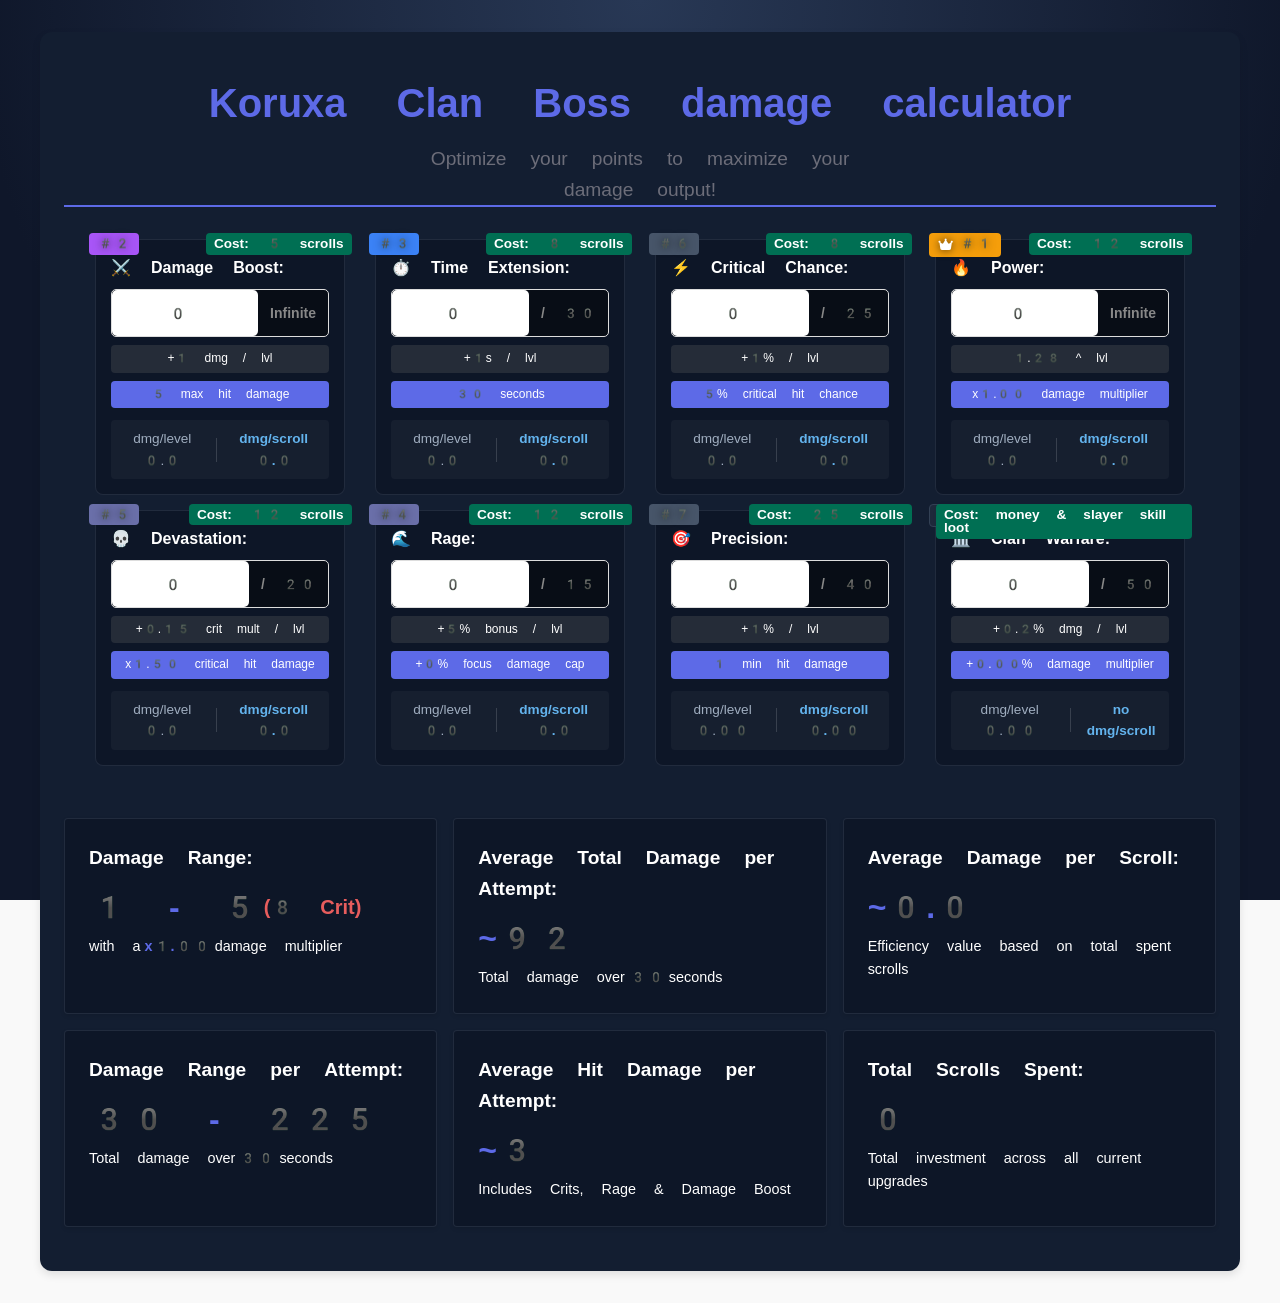
<file: index.html>
<!DOCTYPE html>
<html lang="en">

<head>
    <meta charset="UTF-8">
    <meta name="viewport" content="width=device-width, initial-scale=1.0">
    <title>Koruxa Clan Boss Damage Calculator</title>
    <link rel="stylesheet" href="./assets/css/calculator.css">
    <link rel="stylesheet" href="https://goldenlys.github.io/Koruxa-Enhancer/assets/css/fa-7.2.0.min.css">
</head>

<body>
    <div class="container">
        <header>
            <h1>Koruxa Clan Boss damage calculator</h1>
            <p class="subtitle">Optimize your points to maximize your damage output!</p>
        </header>

        <div class="stat-grid">
            <div class="stat-card">
                <label>⚔️ Damage Boost:</label>
                <div class="input-wrapper">
                    <input type="number" id="lvlDamage" value="0" min="0" step="1">
                    <span class="max-limit">Infinite</span>
                </div>
                <div class="labels">
                    <div class="label rank rank-2"> #2</div>
                    <div class="label white">+1 dmg / lvl</div>
                    <div class="label" id="boostValue"></div>
                    <div class="label green" id="boostCost"></div>

                    <div class="efficiency-row">
                        <span id="boostAvgDmgPerLevel"></span>
                        <div class="divider"></div>
                        <span id="boostDmgPerScroll" class="text-highlight"></span>
                    </div>
                </div>
            </div>
            <div class="stat-card">
                <label>⏱️ Time Extension:</label>
                <div class="input-wrapper">
                    <input type="number" id="lvlTime" value="0" min="0" max="30" step="1">
                    <span class="max-limit">/ 30</span>
                </div>
                <div class="labels">
                    <div class="label rank rank-3"> #3</div>
                    <div class="label white">+1s / lvl </div>
                    <div class="label" id="timeValue"></div>
                    <div class="label green" id="timeCost"></div>

                    <div class="efficiency-row">
                        <span id="timeAvgDmgPerLevel"></span>
                        <div class="divider"></div>
                        <span id="timeDmgPerScroll" class="text-highlight"></span>
                    </div>
                </div>
            </div>
            <div class="stat-card">
                <label>⚡ Critical Chance:</label>
                <div class="input-wrapper">
                    <input type="number" id="lvlCrit" value="0" min="0" max="25" step="1">
                    <span class="max-limit">/ 25</span>
                </div>
                <div class="labels">
                    <div class="label rank rank-6"> #6</div>
                    <div class="label white">+1% / lvl</div>
                    <div class="label" id="critValue"></div>
                    <div class="label green" id="critCost"></div>

                    <div class="efficiency-row">
                        <span id="critAvgDmgPerLevel"></span>
                        <div class="divider"></div>
                        <span id="critDmgPerScroll" class="text-highlight"></span>
                    </div>
                </div>
            </div>
            <div class="stat-card">
                <label>🔥 Power:</label>
                <div class="input-wrapper">
                    <input type="number" id="lvlPower" value="0" min="0" step="1">
                    <span class="max-limit">Infinite</span>
                </div>
                <div class="labels">
                    <div class="label rank rank-1"><i class="fas fa-crown yellow"></i> #1</div>
                    <div class="label white">1.28 ^ lvl</div>
                    <div class="label" id="powerValue"></div>
                    <div class="label green" id="powerCost"></div>

                    <div class="efficiency-row">
                        <span id="powerAvgDmgPerLevel"></span>
                        <div class="divider"></div>
                        <span id="powerDmgPerScroll" class="text-highlight"></span>
                    </div>
                </div>
            </div>
            <div class="stat-card">
                <label>💀 Devastation:</label>
                <div class="input-wrapper">
                    <input type="number" id="lvlDevastation" value="0" min="0" max="20" step="1">
                    <span class="max-limit">/ 20</span>
                </div>
                <div class="labels">
                    <div class="label rank rank-5"> #5</div>
                    <div class="label white">+0.15 crit mult / lvl</div>
                    <div class="label" id="devastationValue"></div>
                    <div class="label green" id="devastationCost"></div>

                    <div class="efficiency-row">
                        <span id="devastationAvgDmgPerLevel"></span>
                        <div class="divider"></div>
                        <span id="devastationDmgPerScroll" class="text-highlight"></span>
                    </div>
                </div>
            </div>
            <div class="stat-card">
                <label>🌊 Rage:</label>
                <div class="input-wrapper">
                    <input type="number" id="lvlRage" value="0" min="0" max="15" step="1">
                    <span class="max-limit">/ 15</span>
                </div>
                <div class="labels">
                    <div class="label rank rank-4"> #4</div>
                    <div class="label white">+5% bonus / lvl</div>
                    <div class="label" id="rageValue"></div>
                    <div class="label green" id="rageCost"></div>

                    <div class="efficiency-row">
                        <span id="rageAvgDmgPerLevel"></span>
                        <div class="divider"></div>
                        <span id="rageDmgPerScroll" class="text-highlight"></span>
                    </div>
                </div>
            </div>
            <div class="stat-card">
                <label>🎯 Precision:</label>
                <div class="input-wrapper">
                    <input type="number" id="lvlPrecision" value="0" min="0" max="40" step="1">
                    <span class="max-limit">/ 40</span>
                </div>
                <div class="labels">
                    <div class="label rank rank-7"> #7</div>
                    <div class="label white">+1% / lvl </div>
                    <div class="label" id="precisionValue"></div>
                    <div class="label green" id="precisionCost"></div>

                    <div class="efficiency-row">
                        <span id="precisionAvgDmgPerLevel"></span>
                        <div class="divider"></div>
                        <span id="precisionDmgPerScroll" class="text-highlight"></span>
                    </div>
                </div>
            </div>
            <div class="stat-card">
                <label>🏛️ Clan Warfare:</label>
                <div class="input-wrapper">
                    <input type="number" id="lvlClanWarfare" value="0" min="0" max="50" step="1">
                    <span class="max-limit">/ 50</span>
                </div>
                <div class="labels">
                    <div class="label rank rank-8"> #8</div>
                    <div class="label white">+0.2% dmg / lvl</div>
                    <div class="label" id="instituteWarfareValue"></div>
                    <div class="label green" id="instituteWarfareCost"></div>

                    <div class="efficiency-row">
                        <span id="instituteWarfareAvgDmgPerLevel"></span>
                        <div class="divider"></div>
                        <span id="instituteWarfareDmgPerScroll" class="text-highlight"></span>
                    </div>
                </div>
            </div>
        </div>
        <div class="stat-grid">
            <div class="result-container">
                <div class="result-box">
                    <div class="result-title">Damage Range:</div>
                    <div class="result-value" id="rangeHitValue">0</div>
                    <div class="info-text" id="rangeHitDesc"></div>
                </div>

                <div class="result-box">
                    <div class="result-title">Average Total Damage per Attempt:</div>
                    <div class="result-value" id="avgAttemptValue">0</div>
                    <div class="info-text">Total damage over <span id="combatDuration2">30</span> seconds</div>
                </div>

                <div class="result-box">
                    <div class="result-title">Average Damage per Scroll:</div>
                    <div class="result-value" id="avgDpsPerScroll">0</div>
                    <div class="info-text">Efficiency value based on total spent scrolls</div>
                </div>

                <div class="result-box">
                    <div class="result-title">Damage Range per Attempt:</div>
                    <div class="result-value" id="rangeAttemptValue">0</div>
                    <div class="info-text">Total damage over <span id="combatDuration">30</span> seconds</div>
                </div>

                <div class="result-box">
                    <div class="result-title">Average Hit Damage per Attempt:</div>
                    <div class="result-value" id="avgHitValue">0</div>
                    <p class="info-text red">Includes Crits, Rage & Damage Boost</p>
                </div>

                <div class="result-box">
                    <div class="result-title">Total Scrolls Spent:</div>
                    <div class="result-value" id="totalScrollsSpent">0</div>
                    <p class="info-text red">Total investment across all current upgrades</p>
                </div>

            </div>
        </div>
    </div>
    <script src="./assets/js/boss.js" type="text/javascript"></script>
</body>

</html>
</file>
<file: assets/css/calculator.css>
@font-face {
    font-family: 'emoji';
    src: url('https://goldenlys.github.io/Koruxa-Enhancer/assets/fonts/NotoColorEmoji.ttf') format('truetype');
}

:root {
    --primary-color: #5d6ae7;
    --secondary-color: #f0f4ff;
    --text-color: #fff;
    --background-color: #f9f9f9;
    --surface: #131e31;
    --surface2: rgb(13 22 39);
}

* {
    margin: 0;
    padding: 0;
    box-sizing: border-box;
    font-family: 'Segoe UI', Tahoma, Geneva, Verdana, 'emoji', sans-serif;
}

body {
    background-color: var(--background-color);
    background-image: radial-gradient(circle at top, #283855 0, #0f172a 60%);
    background-attachment: fixed;
    color: var(--text-color);
    line-height: 1.6;
    padding: 2rem;
    width: 100vw;
    min-height: 100vh;
}

.container {
    max-width: 1200px;
    margin: 0 auto;
    padding: 1.5rem;
    background-color: var(--surface);
    box-shadow: 0 4px 8px rgba(0, 0, 0, 0.1);
    border-radius: 12px;
}

header {
    text-align: center;
    margin-bottom: 2rem;
    padding-top: 1rem;
    border-bottom: 2px solid var(--primary-color);
}

h1 {
    font-size: 2.5rem;
    margin-bottom: 0.5rem;
    color: var(--primary-color);
    font-weight: 700;
}

.subtitle {
    font-size: 1.2rem;
    color: #6c6d79;
    margin-bottom: 1rem;
    max-width: 500px;
    margin: 0 auto;
}


label {
    display: block;
    margin-bottom: 0.5rem;
    font-weight: 600;
}

.input-wrapper {
    position: relative;
    display: flex;
    width: 100%;
    margin-bottom: 0.5rem;
    background-color: #080d16;
    border-radius: 5px;
    border: 1px solid #ddd;
    box-sizing: border-box;
    transition: border-color 0.2s, box-shadow 0.2s;
    flex-direction: row;
}

.input-wrapper:focus-within {
    border-color: var(--primary-color);
    box-shadow: 0 0 0 2px rgba(93, 109, 237, 0.2);
}

.input-wrapper input[type="number"] {
    width: 100%;
    flex: 1 1 100%;
    padding: 0.75rem .75rem 0.75rem 0.75rem;
    outline: none;
    text-align: center;
    background: #ffffff;
    border-radius: 5px;
    border: none;
    font-size: 1rem;
    box-sizing: border-box;
    -moz-appearance: textfield;
}

.max-limit {
    flex: 1 0 auto;
    font-size: 0.875rem;
    font-weight: 600;
    color: #888888;
    pointer-events: none;
    user-select: none;
    padding: 0.75rem 0.75rem 0.75rem 0.75rem;
}

.labels {
    display: flex;
    gap: 0.5rem;
    flex-wrap: wrap;
}

.labels .label {
    flex: 1 1 50%;
}

.label {
    display: inline-flex;
    padding: 0.25rem 0.75rem;
    border-radius: 4px;
    background: #5d6ae7;
    box-sizing: border-box;
    font-size: .75rem;
    color: white;
    justify-content: center;
}

.label.white {
    background: rgb(107 107 107 / 25%);
}

.label.green {
    background: rgb(0 111 83);
    font-size: 0.85rem;
    line-height: 0.85rem;
    padding: 0.25rem 0.5rem;
    font-weight: 600;
    position: absolute;
    top: -7.5px;
    right: -7.5px;
}

.label.rank {
    color: white;
    font-size: 0.85rem;
    line-height: 0.85rem;
    padding: 0.25rem 0.5rem;
    font-weight: 600;
    text-shadow: 0 0 10px rgb(0 0 0 / 75%);
    position: absolute;
    top: -7.5px;
    left: -7.5px;
}

.rank-1 { background-color: #f59e0b; color: #0f172a; }
.rank-2 { background-color: #a855f7; color: #ffffff; }
.rank-3 { background-color: #3b82f6; color: #ffffff; }
.rank-4, .rank-5 { background-color: #6a6fa9; color: #ffffff; }
.rank-6, .rank-7 { background-color: #475569; color: #cbd5e1; }
.rank-8 { background-color: #1e293b; color: #64748b; border: 1px solid #334155; }

.label.rank>i {
    line-height: 1rem;
    margin-right: 5px;
}

.marked {
    display: block;
    font-weight: bold;
    color: #5d6ae7;
}

.marked.small {
    font-size: 1.25rem;
    font-weight: bold;
}

.red {
    color: rgb(231, 93, 93);
}

.slider-container {
    display: flex;
    align-items: center;
    gap: 0.5rem;
    margin-bottom: 1rem;
}

.slider-value {
    font-size: 0.9rem;
    color: #777;
}

.result-container {
    display: flex;
    flex-wrap: wrap;
    gap: 1rem;
    margin-top: 2rem;
}

.result-box {
    background-color: var(--surface2);
    border-radius: 4px;
    padding: 1.5rem;
    box-shadow: 0 2px 4px rgba(0, 0, 0, 0.1);
    border: 1px solid rgb(148 163 184 / 15%);
    flex: 1 1 300px;
}

.result-title {
    font-size: 1.2rem;
    font-weight: 600;
    margin-bottom: 0.5rem;
    color: var(--text-color);
}

.result-value {
    display: flex;
    gap: 0.25rem;
    font-size: 2rem;
    font-weight: 600;
    color: var(--primary-color);
    align-items: center;
    flex-wrap: wrap;
}

.info-text {
    display: inline-flex;
    gap: 0.25rem;
    font-size: 0.9rem;
    color: var(--text-color);
    flex-direction: row;
    flex-wrap: wrap;
}

.stat-grid {
    display: flex;
    flex-wrap: wrap;
    justify-content: center;
    gap: 15px 30px;
    margin: 20px 0;
}

.stat-card {
    flex: 0 0 250px;
    position: relative;
    background: var(--surface2);
    padding: 15px;
    border-radius: 8px;
    border: 1px solid rgb(148 163 184 / 15%);
}

.efficiency-row {
    display: flex;
    justify-content: space-around;
    align-items: center;
    text-align: center;
    font-size: 0.85rem;
    padding: 8px;
    background: rgba(255, 255, 255, 0.04);
    border-radius: 4px;
    color: #a0aec0;
    margin-top: 4px;
}

.efficiency-row .divider {
    margin: 0 10px;
    width: 1px;
    height: 24px;
    background: rgba(255, 255, 255, 0.15);
}

.text-highlight {
    color: #63b3ed;
    font-weight: bold;
}
</file>
